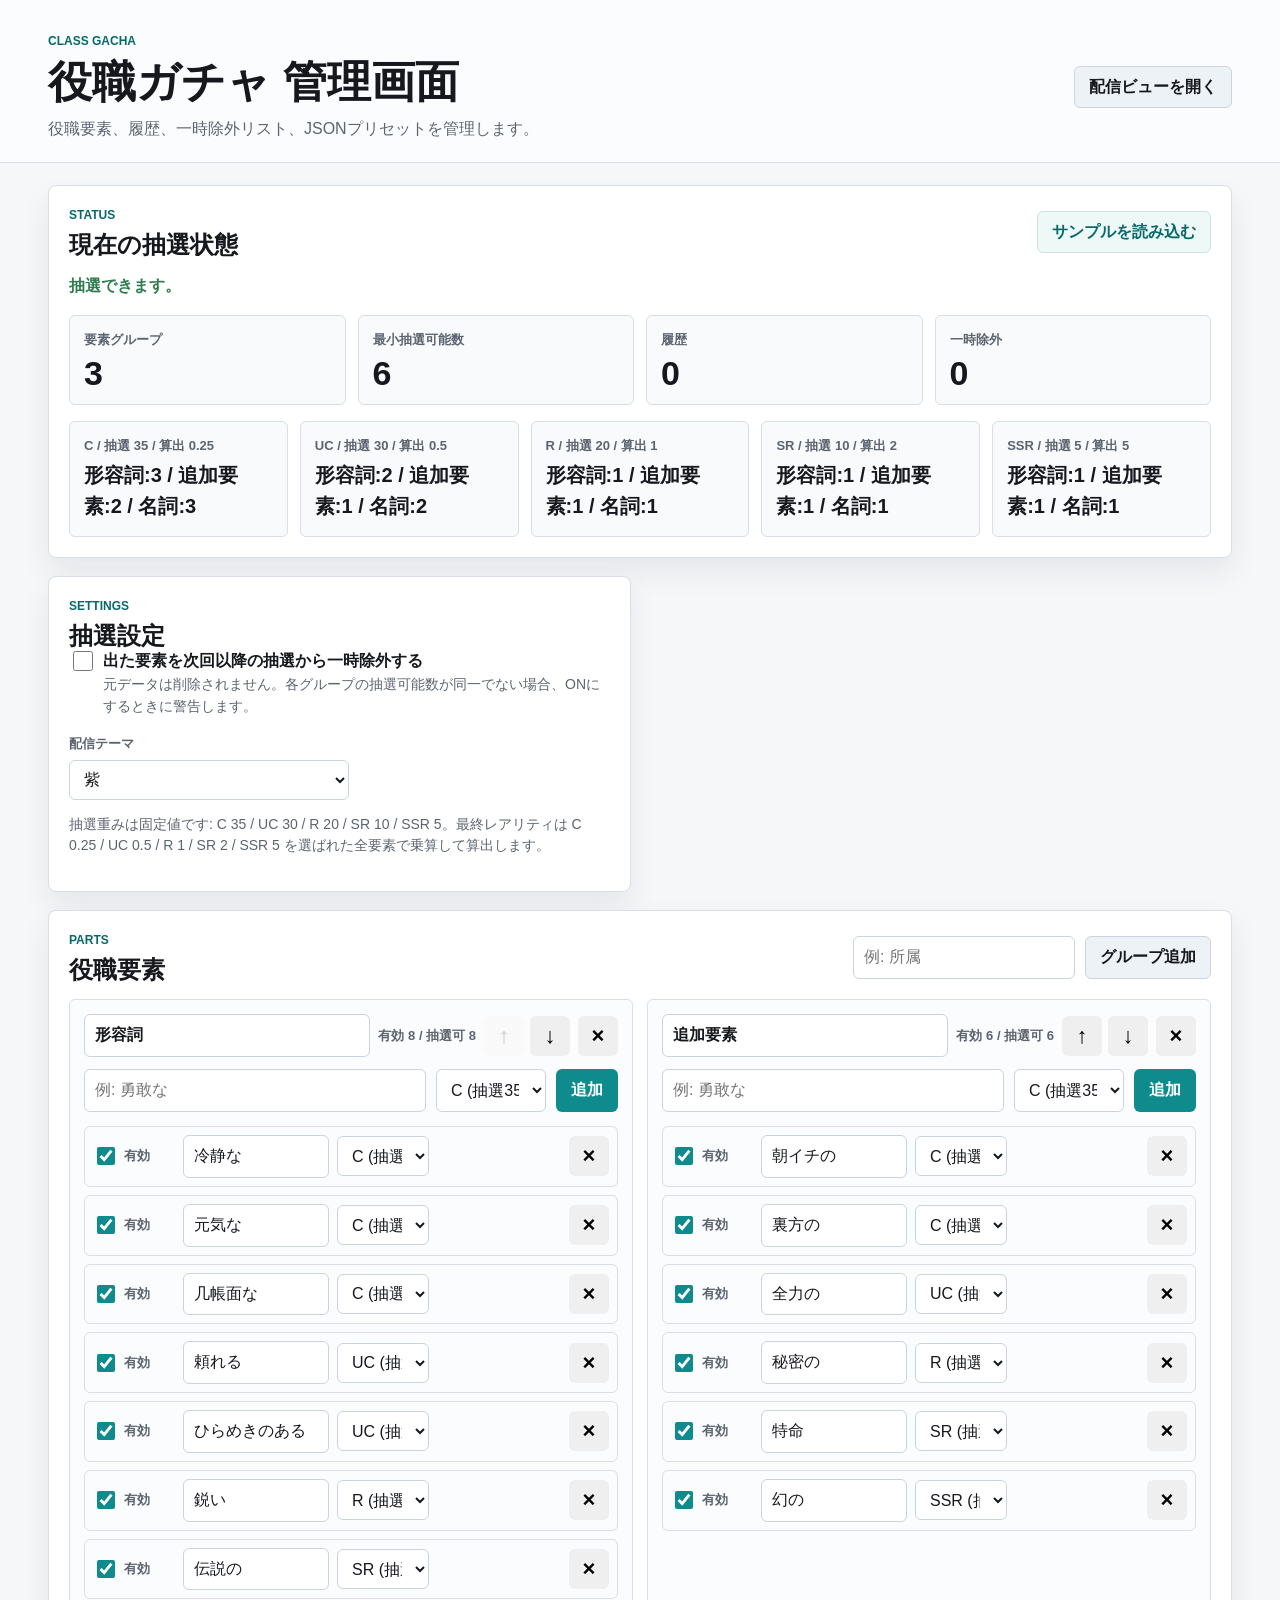
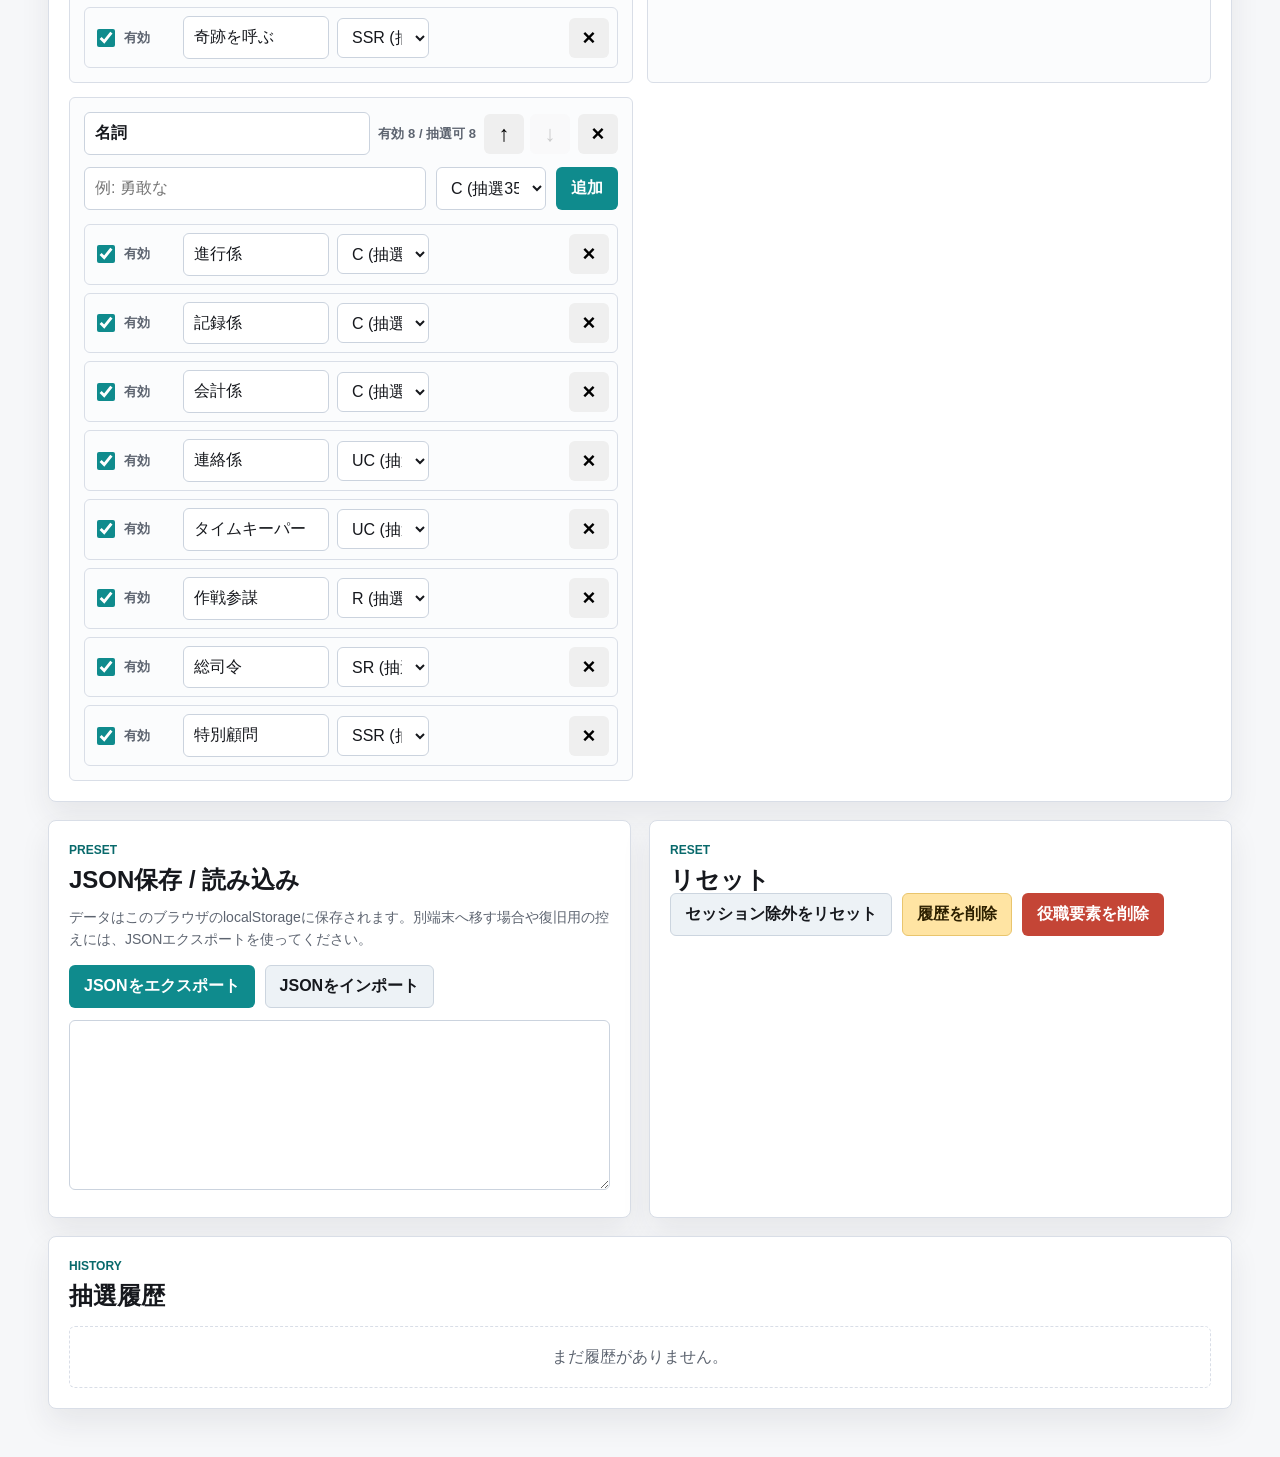
<file: index.html>
<!doctype html>
<html lang="ja">
  <head>
    <meta charset="utf-8">
    <meta name="viewport" content="width=device-width, initial-scale=1">
    <title>役職ガチャ 管理画面</title>
    <meta name="description" content="配信向け役職ガチャの管理画面">
    <link rel="stylesheet" href="styles.css?v=7">
  </head>
  <body class="admin-page">
    <header class="app-header">
      <div>
        <p class="eyebrow">Class Gacha</p>
        <h1>役職ガチャ 管理画面</h1>
        <p class="lead">役職要素、履歴、一時除外リスト、JSONプリセットを管理します。</p>
      </div>
      <nav class="header-actions" aria-label="画面切り替え">
        <a class="button secondary" href="stream.html">配信ビューを開く</a>
      </nav>
    </header>

    <main class="admin-layout">
      <section class="panel status-panel" aria-labelledby="status-title">
        <div class="panel-title-row">
          <div>
            <p class="eyebrow">Status</p>
            <h2 id="status-title">現在の抽選状態</h2>
          </div>
          <button id="samplePresetButton" class="button ghost" type="button">サンプルを読み込む</button>
        </div>
        <div id="validationMessage" class="message" role="status"></div>
        <div class="stats-grid">
          <div class="stat">
            <span class="stat-label">要素グループ</span>
            <strong id="groupCount">0</strong>
          </div>
          <div class="stat">
            <span class="stat-label">最小抽選可能数</span>
            <strong id="minimumAvailable">0</strong>
          </div>
          <div class="stat">
            <span class="stat-label">履歴</span>
            <strong id="historyCount">0</strong>
          </div>
          <div class="stat">
            <span class="stat-label">一時除外</span>
            <strong id="excludedCount">0</strong>
          </div>
        </div>
        <div class="rarity-grid" id="rarityStats"></div>
      </section>

      <section class="panel settings-panel" aria-labelledby="settings-title">
        <p class="eyebrow">Settings</p>
        <h2 id="settings-title">抽選設定</h2>
        <label class="toggle-row">
          <input id="excludeAfterDraw" type="checkbox">
          <span>
            <strong>出た要素を次回以降の抽選から一時除外する</strong>
            <small>元データは削除されません。各グループの抽選可能数が同一でない場合、ONにするときに警告します。</small>
          </span>
        </label>
        <div class="setting-field">
          <label for="streamTheme">配信テーマ</label>
          <select id="streamTheme"></select>
        </div>
        <p class="subtle">抽選重みは固定値です: C 35 / UC 30 / R 20 / SR 10 / SSR 5。最終レアリティは C 0.25 / UC 0.5 / R 1 / SR 2 / SSR 5 を選ばれた全要素で乗算して算出します。</p>
      </section>

      <section class="panel editor-panel parts-panel" aria-labelledby="parts-title">
        <div class="panel-title-row">
          <div>
            <p class="eyebrow">Parts</p>
            <h2 id="parts-title">役職要素</h2>
          </div>
          <form id="groupForm" class="group-form">
            <input id="groupName" type="text" autocomplete="off" placeholder="例: 所属" aria-label="追加する要素グループ名">
            <button class="button secondary" type="submit">グループ追加</button>
          </form>
        </div>
        <div id="partsContainer" class="parts-container"></div>
      </section>

      <section class="panel io-panel" aria-labelledby="io-title">
        <p class="eyebrow">Preset</p>
        <h2 id="io-title">JSON保存 / 読み込み</h2>
        <p class="subtle">データはこのブラウザのlocalStorageに保存されます。別端末へ移す場合や復旧用の控えには、JSONエクスポートを使ってください。</p>
        <div class="button-row">
          <button id="exportButton" class="button primary" type="button">JSONをエクスポート</button>
          <label class="button secondary file-button">
            JSONをインポート
            <input id="importInput" type="file" accept="application/json,.json">
          </label>
        </div>
        <textarea id="jsonOutput" readonly aria-label="エクスポートJSON"></textarea>
      </section>

      <section class="panel danger-panel" aria-labelledby="reset-title">
        <p class="eyebrow">Reset</p>
        <h2 id="reset-title">リセット</h2>
        <div class="button-row">
          <button id="resetExcludedButton" class="button secondary" type="button">セッション除外をリセット</button>
          <button id="clearHistoryButton" class="button warning" type="button">履歴を削除</button>
          <button id="clearRolesButton" class="button danger" type="button">役職要素を削除</button>
        </div>
      </section>

      <section class="panel history-panel" aria-labelledby="history-title">
        <div class="panel-title-row">
          <div>
            <p class="eyebrow">History</p>
            <h2 id="history-title">抽選履歴</h2>
          </div>
        </div>
        <div id="historyList" class="history-list"></div>
      </section>
    </main>

    <template id="groupTemplate">
      <section class="part-group">
        <div class="part-group-header">
          <input class="group-label" type="text" aria-label="要素グループ名">
          <span class="group-count"></span>
          <div class="group-order-actions" aria-label="グループ順序変更">
            <button class="button icon-button move-group-up-button" type="button" title="上へ移動" aria-label="上へ移動">↑</button>
            <button class="button icon-button move-group-down-button" type="button" title="下へ移動" aria-label="下へ移動">↓</button>
          </div>
          <button class="button icon-button delete-group-button" type="button" title="グループ削除" aria-label="グループ削除">×</button>
        </div>
        <form class="entry-form">
          <input class="new-entry-text" type="text" autocomplete="off" placeholder="例: 勇敢な" aria-label="要素名">
          <select class="new-entry-rarity" aria-label="要素のレアリティ"></select>
          <button class="button primary" type="submit">追加</button>
        </form>
        <div class="entry-list"></div>
      </section>
    </template>

    <template id="entryTemplate">
      <article class="entry-item">
        <label class="icon-check">
          <input class="entry-enabled" type="checkbox">
          <span>有効</span>
        </label>
        <input class="entry-text" type="text" aria-label="テキスト">
        <select class="entry-rarity" aria-label="レアリティ"></select>
        <span class="excluded-pill">除外中</span>
        <button class="button icon-button restore-button" type="button" title="除外から戻す" aria-label="除外から戻す">↩</button>
        <button class="button icon-button delete-button" type="button" title="削除" aria-label="削除">×</button>
      </article>
    </template>

    <script src="app.js?v=7"></script>
  </body>
</html>
</file>
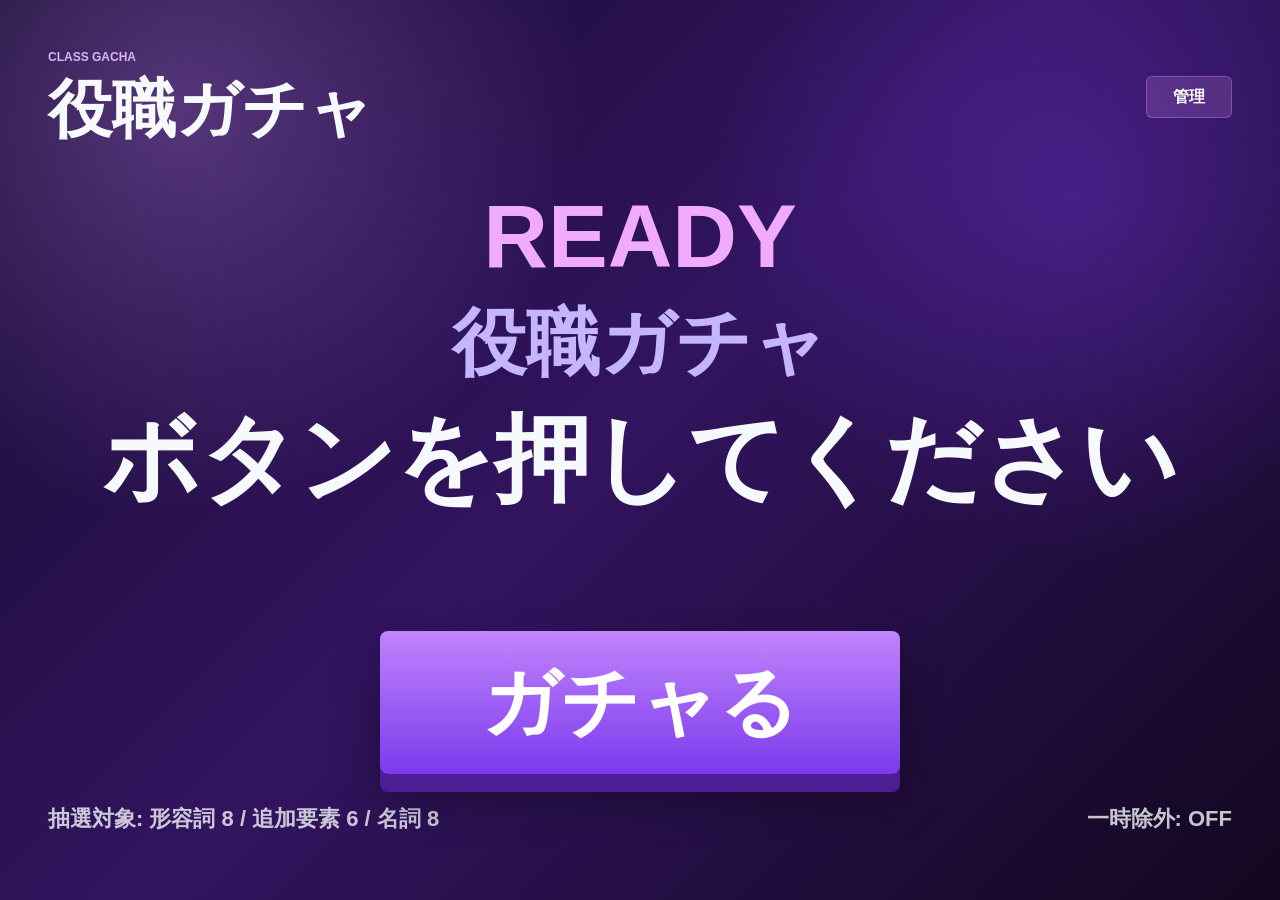
<file: stream.html>
<!doctype html>
<html lang="ja">
  <head>
    <meta charset="utf-8">
    <meta name="viewport" content="width=device-width, initial-scale=1">
    <title>役職ガチャ</title>
    <meta name="description" content="OBS配信向けの役職ガチャ画面">
    <link rel="stylesheet" href="styles.css?v=7">
  </head>
  <body class="stream-page">
    <main class="stream-stage">
      <div class="stream-topbar">
        <div>
          <p class="eyebrow">Class Gacha</p>
          <h1>役職ガチャ</h1>
        </div>
        <a class="button secondary compact-link" href="index.html">管理</a>
      </div>

      <section class="draw-area" aria-live="polite">
        <p id="streamRarity" class="stream-rarity">READY</p>
        <div id="rouletteText" class="roulette-text">役職ガチャ</div>
        <div id="resultText" class="result-text">ボタンを押してください</div>
        <p id="streamMessage" class="stream-message"></p>
      </section>

      <button id="drawButton" class="draw-button" type="button">ガチャる</button>

      <section class="stream-footer" aria-label="抽選状態">
        <span id="streamAvailable">抽選対象: 0 / 0</span>
        <span id="streamExcludeMode">一時除外: OFF</span>
      </section>
    </main>

    <script src="app.js?v=7"></script>
  </body>
</html>
</file>
<file: styles.css>
:root {
  --bg: #f6f7f9;
  --ink: #16181d;
  --muted: #5d6470;
  --line: #d9dee7;
  --panel: #ffffff;
  --accent: #0f8b8d;
  --accent-dark: #08696b;
  --blue: #2364aa;
  --gold: #d49a25;
  --red: #c44536;
  --green: #2f7d4f;
  --shadow: 0 14px 30px rgba(32, 38, 46, 0.08);
  --radius: 8px;
}

* {
  box-sizing: border-box;
}

body {
  margin: 0;
  color: var(--ink);
  background: var(--bg);
  font-family: "Segoe UI", "Hiragino Kaku Gothic ProN", "Yu Gothic", Meiryo, sans-serif;
  line-height: 1.55;
}

button,
input,
select,
textarea {
  font: inherit;
}

a {
  color: inherit;
}

.app-header {
  display: flex;
  justify-content: space-between;
  gap: 24px;
  align-items: center;
  padding: 32px clamp(18px, 4vw, 48px) 20px;
  border-bottom: 1px solid var(--line);
  background: #fbfcfd;
}

.app-header h1,
.stream-topbar h1,
.panel h2 {
  margin: 0;
  line-height: 1.15;
  letter-spacing: 0;
}

.app-header h1 {
  font-size: clamp(28px, 4vw, 44px);
}

.lead {
  margin: 10px 0 0;
  color: var(--muted);
}

.eyebrow {
  margin: 0 0 6px;
  color: var(--accent-dark);
  font-size: 12px;
  font-weight: 800;
  letter-spacing: 0;
  text-transform: uppercase;
}

.admin-layout {
  display: grid;
  grid-template-columns: repeat(12, minmax(0, 1fr));
  gap: 18px;
  padding: 22px clamp(18px, 4vw, 48px) 48px;
}

.panel {
  background: var(--panel);
  border: 1px solid var(--line);
  border-radius: var(--radius);
  box-shadow: var(--shadow);
  padding: 20px;
}

.status-panel,
.history-panel {
  grid-column: span 12;
}

.settings-panel,
.io-panel,
.danger-panel {
  grid-column: span 6;
}

.editor-panel {
  grid-column: span 6;
}

.parts-panel {
  grid-column: span 12;
}

.panel-title-row {
  display: flex;
  justify-content: space-between;
  gap: 16px;
  align-items: center;
  margin-bottom: 16px;
}

.button-row,
.header-actions {
  display: flex;
  flex-wrap: wrap;
  gap: 10px;
  align-items: center;
}

.button {
  display: inline-flex;
  justify-content: center;
  align-items: center;
  min-height: 40px;
  padding: 8px 14px;
  border: 1px solid transparent;
  border-radius: 6px;
  cursor: pointer;
  text-decoration: none;
  font-weight: 700;
  transition: transform 140ms ease, background 140ms ease, border-color 140ms ease;
}

.button:hover,
.draw-button:hover {
  transform: translateY(-1px);
}

.button:disabled,
.draw-button:disabled {
  cursor: wait;
  opacity: 0.65;
  transform: none;
}

.primary {
  color: #fff;
  background: var(--accent);
}

.primary:hover {
  background: var(--accent-dark);
}

.secondary {
  color: var(--ink);
  background: #edf2f6;
  border-color: #ccd5df;
}

.ghost {
  color: var(--accent-dark);
  background: #eef8f7;
  border-color: #cbe5e3;
}

.warning {
  color: #2d2000;
  background: #ffe4a3;
  border-color: #e9c56d;
}

.danger {
  color: #fff;
  background: var(--red);
}

.icon-button {
  width: 40px;
  padding: 0;
  font-size: 22px;
}

.stats-grid,
.rarity-grid {
  display: grid;
  grid-template-columns: repeat(5, minmax(0, 1fr));
  gap: 12px;
}

.stats-grid {
  grid-template-columns: repeat(4, minmax(0, 1fr));
  margin: 16px 0;
}

.stat,
.rarity-stat {
  min-height: 88px;
  padding: 14px;
  border: 1px solid var(--line);
  border-radius: 6px;
  background: #f8fafc;
}

.stat-label,
.rarity-label {
  display: block;
  color: var(--muted);
  font-size: 13px;
  font-weight: 700;
}

.stat strong {
  display: block;
  margin-top: 6px;
  font-size: 34px;
  line-height: 1;
}

.rarity-stat strong {
  display: block;
  margin-top: 4px;
  font-size: 20px;
}

.message {
  min-height: 24px;
  color: var(--red);
  font-weight: 700;
}

.message.ok {
  color: var(--green);
}

.subtle,
.toggle-row small {
  color: var(--muted);
  font-size: 14px;
}

.toggle-row {
  display: grid;
  grid-template-columns: 22px 1fr;
  gap: 12px;
  align-items: start;
}

.toggle-row input {
  width: 20px;
  height: 20px;
  margin-top: 2px;
  accent-color: var(--accent);
}

.toggle-row strong,
.toggle-row small {
  display: block;
}

.setting-field {
  display: grid;
  gap: 6px;
  margin-top: 16px;
}

.setting-field label {
  color: var(--muted);
  font-size: 13px;
  font-weight: 800;
}

.setting-field select {
  width: min(280px, 100%);
  min-height: 40px;
  padding: 8px 10px;
  border: 1px solid #cbd3de;
  border-radius: 6px;
  background: #fff;
  color: var(--ink);
}

.entry-form {
  display: grid;
  grid-template-columns: minmax(0, 1fr) 110px auto;
  gap: 10px;
  margin-bottom: 14px;
}

.group-form {
  display: grid;
  grid-template-columns: minmax(160px, 1fr) auto;
  gap: 10px;
}

.entry-form input,
.group-form input,
.group-label,
.entry-form select,
.entry-item input[type="text"],
.entry-item select,
textarea {
  width: 100%;
  min-height: 40px;
  padding: 8px 10px;
  border: 1px solid #cbd3de;
  border-radius: 6px;
  background: #fff;
  color: var(--ink);
}

.parts-container {
  display: grid;
  grid-template-columns: repeat(2, minmax(0, 1fr));
  gap: 14px;
}

.part-group {
  min-width: 0;
  padding: 14px;
  border: 1px solid var(--line);
  border-radius: 6px;
  background: #fbfcfd;
}

.part-group-header {
  display: grid;
  grid-template-columns: minmax(120px, 1fr) auto auto 40px;
  gap: 8px;
  align-items: center;
  margin-bottom: 12px;
}

.group-order-actions {
  display: grid;
  grid-template-columns: 40px 40px;
  gap: 6px;
}

.group-label {
  min-height: 40px;
  padding: 8px 10px;
  border: 1px solid #cbd3de;
  border-radius: 6px;
  background: #fff;
  font-weight: 800;
}

.group-count {
  color: var(--muted);
  font-size: 13px;
  font-weight: 800;
  white-space: nowrap;
}

.entry-list,
.history-list {
  display: grid;
  gap: 8px;
}

.entry-item {
  display: grid;
  grid-template-columns: 82px minmax(140px, 1fr) 92px 76px 40px 40px;
  gap: 8px;
  align-items: center;
  min-height: 56px;
  padding: 8px;
  border: 1px solid var(--line);
  border-radius: 6px;
  background: #fbfcfd;
}

.icon-check {
  display: inline-flex;
  gap: 6px;
  align-items: center;
  color: var(--muted);
  font-size: 13px;
  font-weight: 700;
}

.icon-check input {
  width: 18px;
  height: 18px;
  accent-color: var(--accent);
}

.excluded-pill {
  display: inline-flex;
  align-items: center;
  justify-content: center;
  min-height: 28px;
  border-radius: 999px;
  background: #fff1c8;
  color: #684800;
  font-size: 12px;
  font-weight: 800;
}

.entry-item:not(.is-excluded) .excluded-pill,
.entry-item:not(.is-excluded) .restore-button {
  visibility: hidden;
}

.file-button {
  position: relative;
  overflow: hidden;
}

.file-button input {
  position: absolute;
  inset: 0;
  opacity: 0;
  cursor: pointer;
}

textarea {
  min-height: 170px;
  margin-top: 12px;
  resize: vertical;
  font-family: Consolas, "Courier New", monospace;
  font-size: 13px;
}

.history-item {
  display: grid;
  grid-template-columns: 1fr auto;
  gap: 10px;
  align-items: center;
  padding: 12px 14px;
  border: 1px solid var(--line);
  border-radius: 6px;
  background: #fbfcfd;
}

.history-name {
  font-weight: 800;
}

.history-meta {
  color: var(--muted);
  font-size: 13px;
}

.empty {
  color: var(--muted);
  padding: 18px;
  border: 1px dashed var(--line);
  border-radius: 6px;
  text-align: center;
}

.stream-page {
  --stream-bg-1: #160b2e;
  --stream-bg-2: #32145f;
  --stream-bg-3: #12071f;
  --stream-glow-1: rgba(202, 138, 255, 0.32);
  --stream-glow-2: rgba(124, 58, 237, 0.34);
  --stream-eyebrow: #d8b4fe;
  --stream-rarity: #f0abfc;
  --stream-roulette: #c4b5fd;
  --stream-message: #f5d0fe;
  --stream-button-1: #c084fc;
  --stream-button-2: #7c3aed;
  --stream-button-shadow: #4c1d95;
  min-height: 100vh;
  overflow-x: hidden;
  overflow-y: auto;
  color: #f7fafc;
  background:
    radial-gradient(circle at 14% 12%, var(--stream-glow-1), transparent 30%),
    radial-gradient(circle at 84% 22%, var(--stream-glow-2), transparent 28%),
    linear-gradient(135deg, var(--stream-bg-1) 0%, var(--stream-bg-2) 48%, var(--stream-bg-3) 100%);
}

.stream-page.theme-blue {
  --stream-bg-1: #06152d;
  --stream-bg-2: #164f8f;
  --stream-bg-3: #031024;
  --stream-glow-1: rgba(96, 165, 250, 0.28);
  --stream-glow-2: rgba(14, 165, 233, 0.30);
  --stream-eyebrow: #bfdbfe;
  --stream-rarity: #93c5fd;
  --stream-roulette: #bae6fd;
  --stream-message: #dbeafe;
  --stream-button-1: #60a5fa;
  --stream-button-2: #2563eb;
  --stream-button-shadow: #1e3a8a;
}

.stream-page.theme-red {
  --stream-bg-1: #2a070b;
  --stream-bg-2: #7f1d1d;
  --stream-bg-3: #160306;
  --stream-glow-1: rgba(248, 113, 113, 0.30);
  --stream-glow-2: rgba(220, 38, 38, 0.30);
  --stream-eyebrow: #fecaca;
  --stream-rarity: #fca5a5;
  --stream-roulette: #fecdd3;
  --stream-message: #fee2e2;
  --stream-button-1: #f87171;
  --stream-button-2: #dc2626;
  --stream-button-shadow: #7f1d1d;
}

.stream-page.theme-green {
  --stream-bg-1: #041f16;
  --stream-bg-2: #166534;
  --stream-bg-3: #03140d;
  --stream-glow-1: rgba(74, 222, 128, 0.28);
  --stream-glow-2: rgba(16, 185, 129, 0.28);
  --stream-eyebrow: #bbf7d0;
  --stream-rarity: #86efac;
  --stream-roulette: #a7f3d0;
  --stream-message: #dcfce7;
  --stream-button-1: #4ade80;
  --stream-button-2: #16a34a;
  --stream-button-shadow: #14532d;
}

.stream-page.theme-gold {
  --stream-bg-1: #241605;
  --stream-bg-2: #854d0e;
  --stream-bg-3: #140b02;
  --stream-glow-1: rgba(251, 191, 36, 0.30);
  --stream-glow-2: rgba(245, 158, 11, 0.30);
  --stream-eyebrow: #fde68a;
  --stream-rarity: #facc15;
  --stream-roulette: #fde68a;
  --stream-message: #fef3c7;
  --stream-button-1: #fbbf24;
  --stream-button-2: #d97706;
  --stream-button-shadow: #78350f;
}

.stream-page.theme-pink {
  --stream-bg-1: #2b071b;
  --stream-bg-2: #9d174d;
  --stream-bg-3: #170411;
  --stream-glow-1: rgba(244, 114, 182, 0.30);
  --stream-glow-2: rgba(219, 39, 119, 0.30);
  --stream-eyebrow: #fbcfe8;
  --stream-rarity: #f9a8d4;
  --stream-roulette: #fbcfe8;
  --stream-message: #fce7f3;
  --stream-button-1: #f472b6;
  --stream-button-2: #db2777;
  --stream-button-shadow: #831843;
}

.stream-page.theme-cyan {
  --stream-bg-1: #042029;
  --stream-bg-2: #0e7490;
  --stream-bg-3: #031318;
  --stream-glow-1: rgba(34, 211, 238, 0.28);
  --stream-glow-2: rgba(6, 182, 212, 0.30);
  --stream-eyebrow: #a5f3fc;
  --stream-rarity: #67e8f9;
  --stream-roulette: #cffafe;
  --stream-message: #ecfeff;
  --stream-button-1: #22d3ee;
  --stream-button-2: #0891b2;
  --stream-button-shadow: #164e63;
}

.stream-page.theme-mono {
  --stream-bg-1: #111111;
  --stream-bg-2: #3f3f46;
  --stream-bg-3: #050505;
  --stream-glow-1: rgba(212, 212, 216, 0.18);
  --stream-glow-2: rgba(161, 161, 170, 0.18);
  --stream-eyebrow: #e4e4e7;
  --stream-rarity: #ffffff;
  --stream-roulette: #d4d4d8;
  --stream-message: #f4f4f5;
  --stream-button-1: #a1a1aa;
  --stream-button-2: #52525b;
  --stream-button-shadow: #27272a;
}

.stream-stage {
  display: grid;
  grid-template-rows: auto 1fr auto auto;
  min-height: 100vh;
  padding: clamp(18px, 4vw, 48px);
  padding-bottom: clamp(28px, 5vw, 64px);
}

.stream-topbar,
.stream-footer {
  display: flex;
  justify-content: space-between;
  gap: 18px;
  align-items: center;
}

.stream-topbar h1 {
  font-size: clamp(30px, 5vw, 72px);
}

.stream-page .eyebrow {
  color: var(--stream-eyebrow);
}

.compact-link {
  min-width: 86px;
  background: color-mix(in srgb, var(--stream-rarity) 16%, transparent);
  border-color: color-mix(in srgb, var(--stream-rarity) 28%, transparent);
  color: #fff;
}

.draw-area {
  display: grid;
  place-content: center;
  gap: clamp(12px, 2vh, 24px);
  text-align: center;
}

.stream-rarity {
  margin: 0;
  color: var(--stream-rarity);
  font-size: clamp(30px, 7vw, 98px);
  font-weight: 900;
  line-height: 1;
}

.roulette-text {
  min-height: 1.2em;
  color: var(--stream-roulette);
  font-size: clamp(28px, 5.8vw, 82px);
  font-weight: 900;
  line-height: 1.15;
}

.result-text {
  max-width: min(1180px, 92vw);
  min-height: 1.35em;
  max-height: none;
  overflow-wrap: anywhere;
  font-size: clamp(36px, 7.5vw, 128px);
  font-weight: 900;
  line-height: 1.08;
}

.stream-message {
  min-height: 30px;
  margin: 0;
  color: var(--stream-message);
  font-size: clamp(18px, 2.4vw, 34px);
  font-weight: 800;
}

.draw-button {
  position: sticky;
  bottom: 18px;
  z-index: 10;
  justify-self: center;
  min-width: min(520px, 82vw);
  min-height: clamp(76px, 10vw, 124px);
  padding: 12px 34px;
  border: 0;
  border-radius: 8px;
  color: #ffffff;
  background: linear-gradient(180deg, var(--stream-button-1) 0%, var(--stream-button-2) 100%);
  box-shadow: 0 18px 0 var(--stream-button-shadow), 0 24px 44px rgba(0, 0, 0, 0.36);
  cursor: pointer;
  font-size: clamp(34px, 6vw, 84px);
  font-weight: 900;
  letter-spacing: 0;
}

.draw-button:active {
  transform: translateY(8px);
  box-shadow: 0 10px 0 var(--stream-button-shadow), 0 14px 30px rgba(0, 0, 0, 0.36);
}

.stream-footer {
  margin-top: 28px;
  color: rgba(247, 250, 252, 0.78);
  font-size: clamp(14px, 1.8vw, 22px);
  font-weight: 700;
}

.rolling .roulette-text,
.rolling .stream-rarity {
  animation: pulse 180ms linear infinite;
}

@keyframes pulse {
  0% { transform: scale(1); opacity: 0.84; }
  50% { transform: scale(1.025); opacity: 1; }
  100% { transform: scale(1); opacity: 0.84; }
}

@media (max-width: 900px) {
  .app-header,
  .stream-topbar,
  .stream-footer {
    align-items: flex-start;
    flex-direction: column;
  }

  .status-panel,
  .settings-panel,
  .editor-panel,
  .io-panel,
  .danger-panel,
  .history-panel {
    grid-column: span 12;
  }

  .stats-grid,
  .rarity-grid {
    grid-template-columns: repeat(2, minmax(0, 1fr));
  }

  .entry-form,
  .group-form,
  .part-group-header,
  .entry-item {
    grid-template-columns: 1fr;
  }

  .parts-container {
    grid-template-columns: 1fr;
  }

  .entry-item:not(.is-excluded) .excluded-pill,
  .entry-item:not(.is-excluded) .restore-button {
    display: none;
  }

  .icon-button {
    width: 100%;
  }
}

@media (max-width: 520px) {
  .admin-layout {
    padding-inline: 12px;
  }

  .panel {
    padding: 14px;
  }

  .stats-grid,
  .rarity-grid {
    grid-template-columns: 1fr;
  }

  .button {
    width: 100%;
  }
}
</file>
